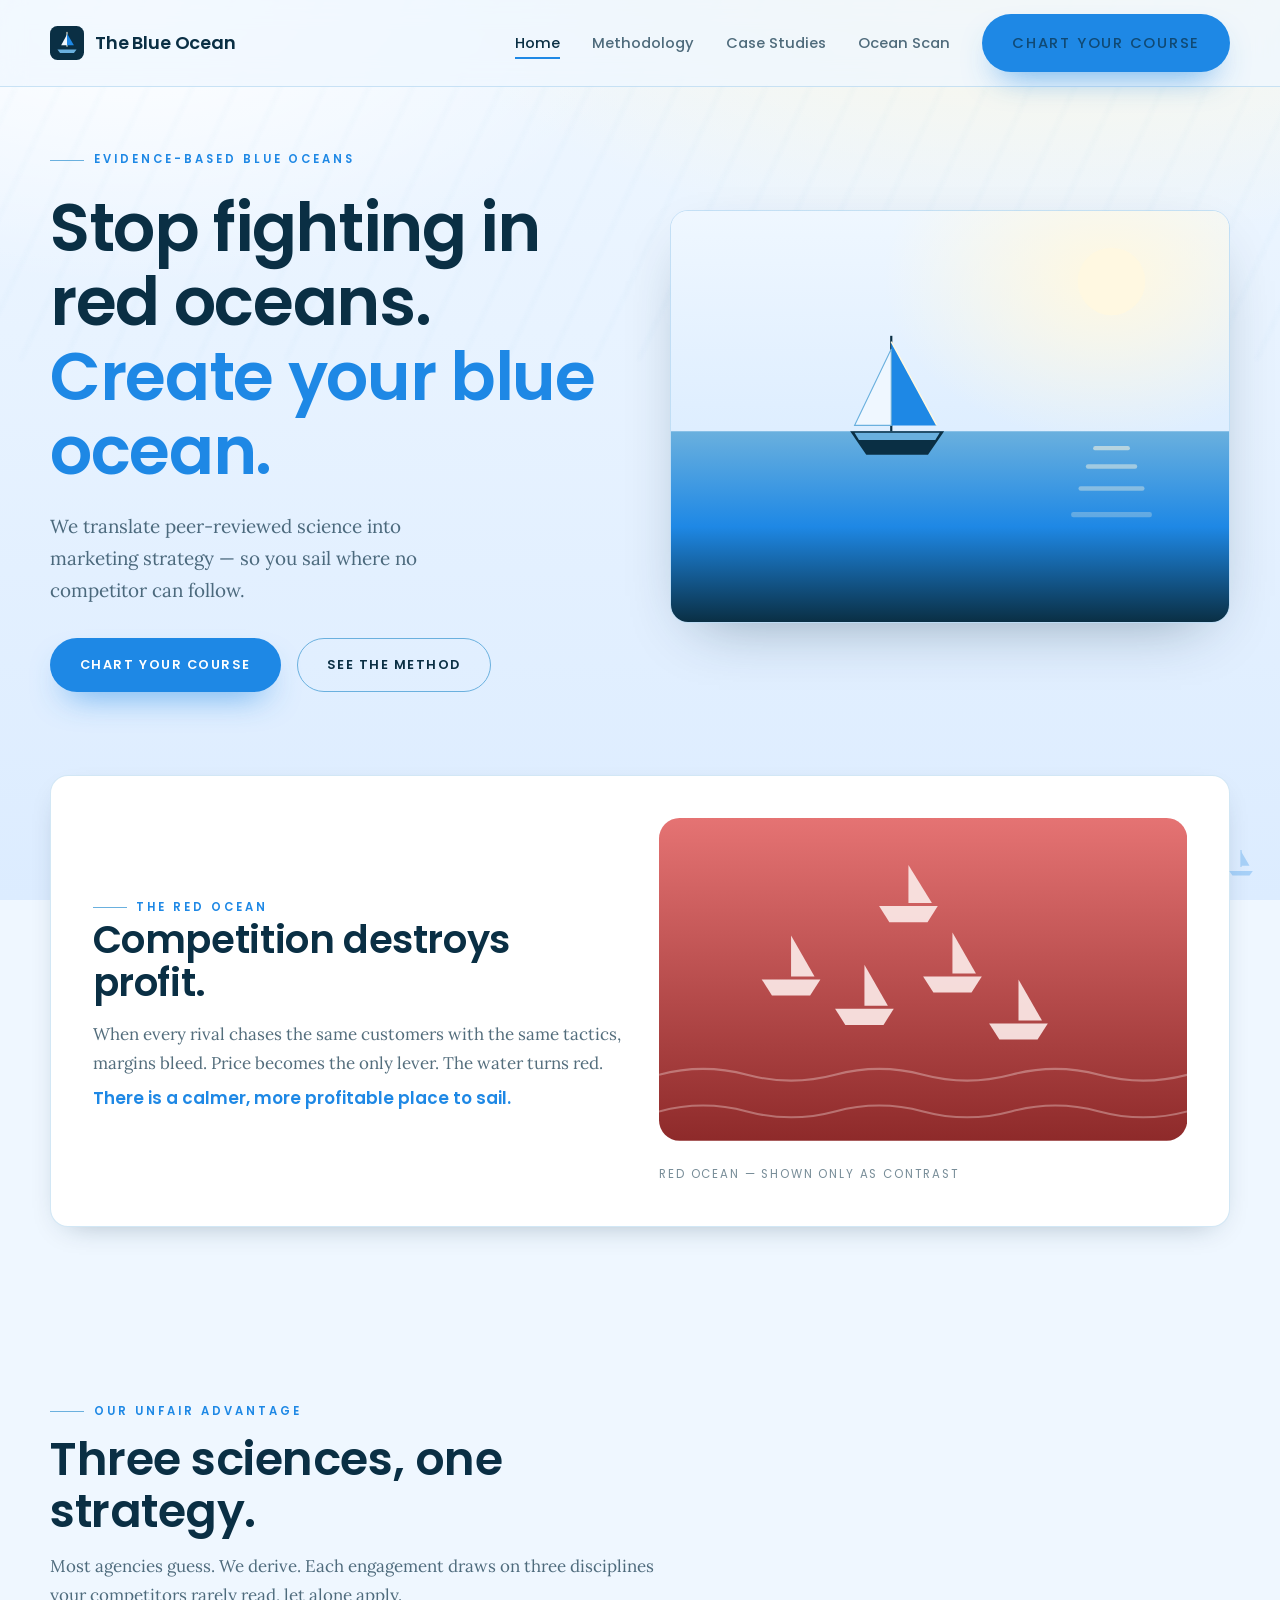
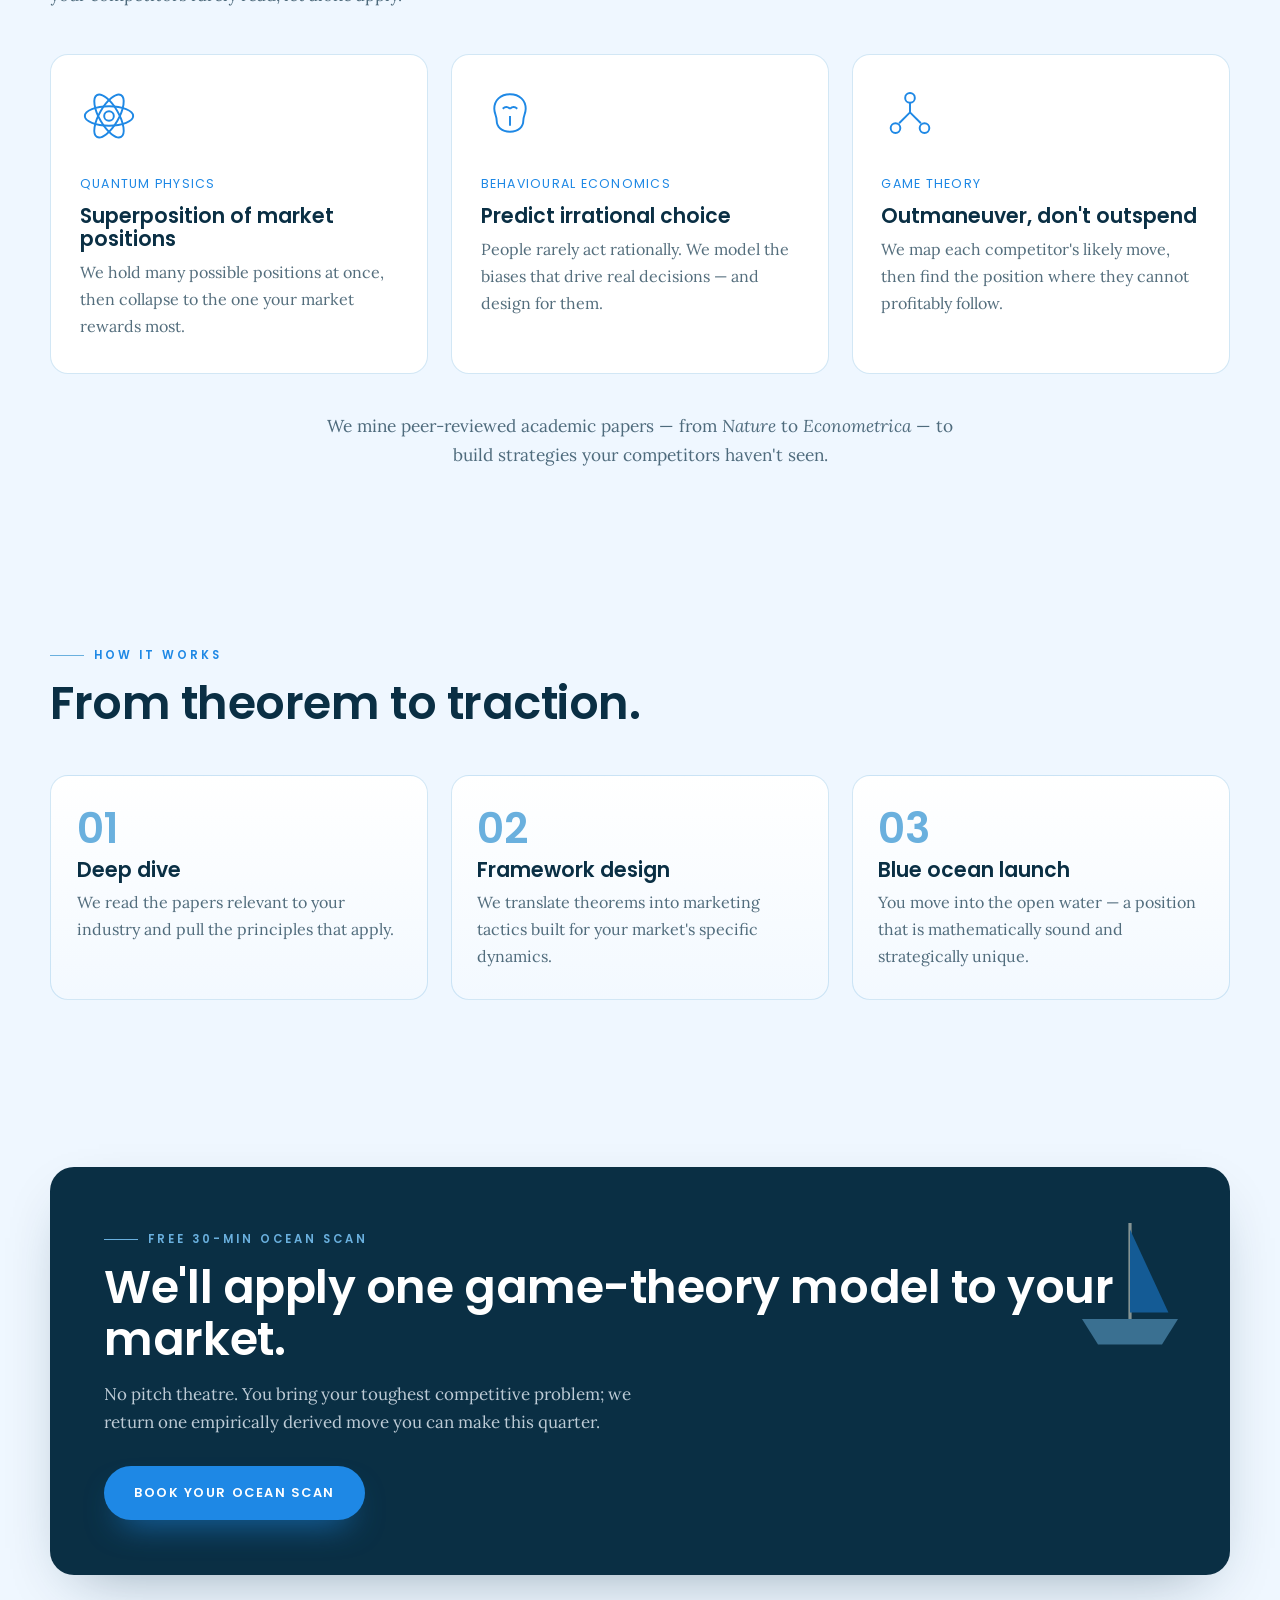
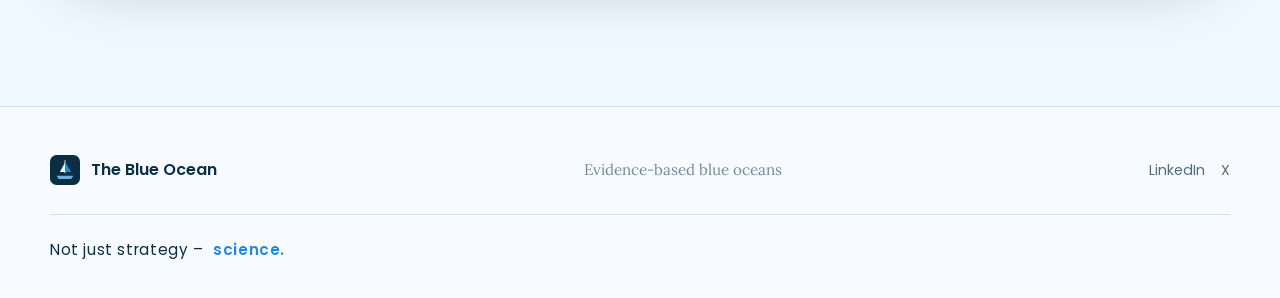
<file: index.html>
<!DOCTYPE html>
<html lang="en">
<head>
<meta charset="UTF-8">
<meta name="viewport" content="width=device-width, initial-scale=1.0">
<title>The Blue Ocean — Evidence-based blue oceans</title>
<meta name="description" content="A marketing agency that turns quantum physics, behavioural economics and game theory into strategies that escape competition. Not just strategy — science.">
<link rel="icon" type="image/svg+xml" href="assets/favicon.svg">
<link rel="preconnect" href="https://fonts.googleapis.com">
<link rel="preconnect" href="https://fonts.gstatic.com" crossorigin>
<link href="https://fonts.googleapis.com/css2?family=Poppins:wght@400;500;600;700&family=Lora:ital,wght@0,400;0,500;1,400&display=swap" rel="stylesheet">
<link rel="stylesheet" href="assets/styles.css">
</head>
<body>

<!-- ===== Header ===== -->
<header class="site-header">
  <div class="wrap nav">
    <a class="brand" href="index.html" aria-label="The Blue Ocean home">
      <svg viewBox="0 0 64 64" aria-hidden="true"><rect width="64" height="64" rx="14" fill="#0A2F44"/><path d="M14 44h36l-5 7H19z" fill="#6AB0DE"/><path d="M32 12v26" stroke="#FFF8E1" stroke-width="2" stroke-linecap="round"/><path d="M32 14l13 22H32z" fill="#1E88E5"/><path d="M32 16L21 36h11z" fill="#EFF7FF"/></svg>
      The Blue Ocean
    </a>
    <button class="menu-toggle" aria-label="Toggle menu">
      <svg width="26" height="26" viewBox="0 0 24 24" fill="none" stroke="currentColor" stroke-width="2"><line x1="3" y1="7" x2="21" y2="7"/><line x1="3" y1="12" x2="21" y2="12"/><line x1="3" y1="17" x2="21" y2="17"/></svg>
    </button>
    <ul class="nav-links">
      <li><a href="index.html" aria-current="page">Home</a></li>
      <li><a href="methodology.html">Methodology</a></li>
      <li><a href="case-studies.html">Case Studies</a></li>
      <li><a href="contact.html">Ocean Scan</a></li>
      <li><a class="btn btn-primary nav-cta" href="contact.html">Chart your course</a></li>
    </ul>
  </div>
</header>

<!-- ===== Hero ===== -->
<section class="hero">
  <div class="wrap hero-grid">
    <div class="hero-copy reveal">
      <span class="eyebrow">Evidence-based blue oceans</span>
      <h1>Stop fighting in red oceans. <span class="accent">Create your blue ocean.</span></h1>
      <p class="lead">We translate peer-reviewed science into marketing strategy — so you sail where no competitor can follow.</p>
      <div class="hero-actions">
        <a class="btn btn-primary" href="contact.html">Chart your course</a>
        <a class="btn btn-ghost" href="methodology.html">See the method</a>
      </div>
    </div>

    <!-- Single boat, open ocean, no land, no other boats, no birds -->
    <div class="hero-art reveal" aria-label="A single boat sailing across open ocean">
      <svg viewBox="0 0 760 560" xmlns="http://www.w3.org/2000/svg" role="img">
        <defs>
          <linearGradient id="sky" x1="0" y1="0" x2="0" y2="1">
            <stop offset="0" stop-color="#EFF7FF"/>
            <stop offset="1" stop-color="#CFE6FF"/>
          </linearGradient>
          <radialGradient id="sun" cx="78%" cy="16%" r="40%">
            <stop offset="0" stop-color="#FFF8E1"/>
            <stop offset="1" stop-color="#FFF8E1" stop-opacity="0"/>
          </radialGradient>
          <linearGradient id="sea" x1="0" y1="0" x2="0" y2="1">
            <stop offset="0" stop-color="#6AB0DE"/>
            <stop offset="0.5" stop-color="#1E88E5"/>
            <stop offset="1" stop-color="#0A2F44"/>
          </linearGradient>
        </defs>

        <rect width="760" height="560" fill="url(#sky)"/>
        <rect width="760" height="560" fill="url(#sun)"/>
        <circle cx="600" cy="96" r="46" fill="#FFF8E1"/>

        <!-- sea -->
        <rect y="300" width="760" height="260" fill="url(#sea)"/>

        <!-- sun reflection streak on water -->
        <g opacity="0.55">
          <rect x="575" y="320" width="50" height="6" rx="3" fill="#FFF8E1"/>
          <rect x="565" y="345" width="70" height="6" rx="3" fill="#FFF8E1" opacity="0.85"/>
          <rect x="555" y="375" width="90" height="6" rx="3" fill="#FFF8E1" opacity="0.7"/>
          <rect x="545" y="410" width="110" height="7" rx="3" fill="#FFF8E1" opacity="0.5"/>
        </g>

        <!-- wave lines -->
        <g stroke="#EFF7FF" stroke-width="2" fill="none" opacity="0.45" stroke-linecap="round">
          <path class="wave-layer" d="M0 360 q40 -12 80 0 t80 0 t80 0 t80 0 t80 0 t80 0 t80 0 t80 0 t80 0"/>
          <path class="wave-layer slow" d="M0 430 q50 -14 100 0 t100 0 t100 0 t100 0 t100 0 t100 0 t100 0 t100 0" opacity="0.6"/>
          <path class="wave-layer" d="M0 500 q40 -10 80 0 t80 0 t80 0 t80 0 t80 0 t80 0 t80 0 t80 0 t80 0" opacity="0.4"/>
        </g>

        <!-- the single boat -->
        <g class="boat">
          <!-- mast -->
          <line x1="300" y1="170" x2="300" y2="300" stroke="#0A2F44" stroke-width="3"/>
          <!-- mainsail -->
          <path d="M300 178 L362 292 L300 292 Z" fill="#1E88E5"/>
          <!-- jib -->
          <path d="M300 188 L250 292 L300 292 Z" fill="#EFF7FF" stroke="#6AB0DE" stroke-width="1.5"/>
          <!-- sun-touched edge -->
          <path d="M300 178 L362 292" stroke="#FFF8E1" stroke-width="2" fill="none"/>
          <!-- hull -->
          <path d="M244 300 H372 L350 332 H266 Z" fill="#0A2F44"/>
          <path d="M250 302 H366 L360 312 H256 Z" fill="#6AB0DE"/>
        </g>
      </svg>
    </div>
  </div>
</section>

<!-- ===== Problem — the red ocean (isolated contrast diagram) ===== -->
<section class="block problem">
  <div class="wrap">
    <div class="problem-card reveal">
      <div>
        <span class="eyebrow">The red ocean</span>
        <h2>Competition destroys profit.</h2>
        <p style="color:var(--deep-70); margin:1rem 0 .4rem;">When every rival chases the same customers with the same tactics, margins bleed. Price becomes the only lever. The water turns red.</p>
        <p class="stat">There is a calmer, more profitable place to sail.</p>
      </div>
      <!-- The ONLY place red appears — clearly an isolated contrast diagram -->
      <div>
        <svg viewBox="0 0 360 220" xmlns="http://www.w3.org/2000/svg" role="img" aria-label="Many boats colliding in a crowded red market">
          <defs>
            <linearGradient id="red" x1="0" y1="0" x2="0" y2="1">
              <stop offset="0" stop-color="#E57373"/>
              <stop offset="1" stop-color="#8E2A2A"/>
            </linearGradient>
          </defs>
          <rect width="360" height="220" rx="14" fill="url(#red)"/>
          <g fill="#FBE9E7" opacity="0.92">
            <g class="collide"><path d="M70 110 h40 l-7 11 h-26z"/><path d="M90 80 l16 28 h-16z"/></g>
            <g class="collide" style="animation-delay:.4s"><path d="M120 130 h40 l-7 11 h-26z"/><path d="M140 100 l16 28 h-16z"/></g>
            <g class="collide" style="animation-delay:.9s"><path d="M180 108 h40 l-7 11 h-26z"/><path d="M200 78 l16 28 h-16z"/></g>
            <g class="collide" style="animation-delay:.2s"><path d="M150 60 h40 l-7 11 h-26z"/><path d="M170 32 l16 26 h-16z"/></g>
            <g class="collide" style="animation-delay:.7s"><path d="M225 140 h40 l-7 11 h-26z"/><path d="M245 110 l16 28 h-16z"/></g>
          </g>
          <g stroke="#FBE9E7" stroke-width="1.4" opacity="0.35" fill="none">
            <path d="M0 175 q30 -8 60 0 t60 0 t60 0 t60 0 t60 0 t60 0"/>
            <path d="M0 200 q30 -8 60 0 t60 0 t60 0 t60 0 t60 0 t60 0"/>
          </g>
        </svg>
        <p class="diagram-note">Red ocean — shown only as contrast</p>
      </div>
    </div>
  </div>
</section>

<!-- ===== Science stack ===== -->
<section class="block">
  <div class="wrap">
    <div class="section-head reveal">
      <span class="eyebrow">Our unfair advantage</span>
      <h2>Three sciences, one strategy.</h2>
      <p>Most agencies guess. We derive. Each engagement draws on three disciplines your competitors rarely read, let alone apply.</p>
    </div>

    <div class="stack-grid">
      <article class="stack-card reveal">
        <svg class="stack-icon" viewBox="0 0 48 48" fill="none" stroke="currentColor" stroke-width="1.6" aria-hidden="true">
          <circle cx="24" cy="24" r="4"/>
          <ellipse cx="24" cy="24" rx="20" ry="8"/>
          <ellipse cx="24" cy="24" rx="20" ry="8" transform="rotate(60 24 24)"/>
          <ellipse cx="24" cy="24" rx="20" ry="8" transform="rotate(120 24 24)"/>
        </svg>
        <span class="tag">Quantum physics</span>
        <h3>Superposition of market positions</h3>
        <p>We hold many possible positions at once, then collapse to the one your market rewards most.</p>
      </article>

      <article class="stack-card reveal">
        <svg class="stack-icon" viewBox="0 0 48 48" fill="none" stroke="currentColor" stroke-width="1.6" aria-hidden="true">
          <path d="M24 6c-8 0-13 5-13 12 0 4 2 6 2 10 0 5 4 9 11 9s11-4 11-9c0-4 2-6 2-10 0-7-5-12-13-12z"/>
          <path d="M18 18c2-2 4-2 6 0M30 18c-2-2-4-2-6 0M24 24v8"/>
        </svg>
        <span class="tag">Behavioural economics</span>
        <h3>Predict irrational choice</h3>
        <p>People rarely act rationally. We model the biases that drive real decisions — and design for them.</p>
      </article>

      <article class="stack-card reveal">
        <svg class="stack-icon" viewBox="0 0 48 48" fill="none" stroke="currentColor" stroke-width="1.6" aria-hidden="true">
          <circle cx="24" cy="9" r="4"/>
          <circle cx="12" cy="34" r="4"/>
          <circle cx="36" cy="34" r="4"/>
          <path d="M24 13v8m0 0l-9 9m9-9l9 9"/>
        </svg>
        <span class="tag">Game theory</span>
        <h3>Outmaneuver, don't outspend</h3>
        <p>We map each competitor's likely move, then find the position where they cannot profitably follow.</p>
      </article>
    </div>

    <p class="papers-note reveal">We mine peer-reviewed academic papers — from <em>Nature</em> to <em>Econometrica</em> — to build strategies your competitors haven't seen.</p>
  </div>
</section>

<!-- ===== How it works ===== -->
<section class="block">
  <div class="wrap">
    <div class="section-head reveal">
      <span class="eyebrow">How it works</span>
      <h2>From theorem to traction.</h2>
    </div>
    <div class="steps">
      <div class="step reveal">
        <h3>Deep dive</h3>
        <p>We read the papers relevant to your industry and pull the principles that apply.</p>
      </div>
      <div class="step reveal">
        <h3>Framework design</h3>
        <p>We translate theorems into marketing tactics built for your market's specific dynamics.</p>
      </div>
      <div class="step reveal">
        <h3>Blue ocean launch</h3>
        <p>You move into the open water — a position that is mathematically sound and strategically unique.</p>
      </div>
    </div>
  </div>
</section>

<!-- ===== Lead magnet / CTA ===== -->
<section class="block">
  <div class="wrap">
    <div class="cta-band reveal">
      <svg class="reflection" viewBox="0 0 200 200" fill="none" aria-hidden="true">
        <path class="boat" d="M70 120 h60 l-10 16 h-40z" fill="#6AB0DE"/>
        <path d="M100 60 v60" stroke="#FFF8E1" stroke-width="2"/>
        <path d="M100 64 l24 52 h-24z" fill="#1E88E5"/>
      </svg>
      <span class="eyebrow scan-tag">Free 30-min Ocean Scan</span>
      <h2 style="margin:.8rem 0 .9rem;">We'll apply one game-theory model to your market.</h2>
      <p>No pitch theatre. You bring your toughest competitive problem; we return one empirically derived move you can make this quarter.</p>
      <div style="margin-top:1.8rem;">
        <a class="btn btn-primary" href="contact.html">Book your Ocean Scan</a>
      </div>
    </div>
  </div>
</section>

<!-- ===== Footer ===== -->
<footer class="site-footer">
  <div class="wrap">
    <div class="footer-grid">
      <div class="footer-brand">
        <svg viewBox="0 0 64 64" aria-hidden="true"><rect width="64" height="64" rx="14" fill="#0A2F44"/><path d="M14 44h36l-5 7H19z" fill="#6AB0DE"/><path d="M32 12v26" stroke="#FFF8E1" stroke-width="2" stroke-linecap="round"/><path d="M32 14l13 22H32z" fill="#1E88E5"/><path d="M32 16L21 36h11z" fill="#EFF7FF"/></svg>
        The Blue Ocean
      </div>
      <span class="footer-tag">Evidence-based blue oceans</span>
      <ul class="footer-social">
        <li><a href="#" rel="noopener">LinkedIn</a></li>
        <li><a href="#" rel="noopener">X</a></li>
      </ul>
    </div>
    <div class="footer-line">Not just strategy &ndash; <strong>science.</strong></div>
  </div>
</footer>

<!-- boat watermark — present on every page -->
<svg class="boat-watermark" viewBox="0 0 64 64" aria-hidden="true"><path d="M14 44h36l-5 7H19z" fill="currentColor"/><path d="M32 12v26" stroke="currentColor" stroke-width="2"/><path d="M32 14l13 22H32z" fill="currentColor"/></svg>

<script src="assets/script.js"></script>
</body>
</html>
</file>
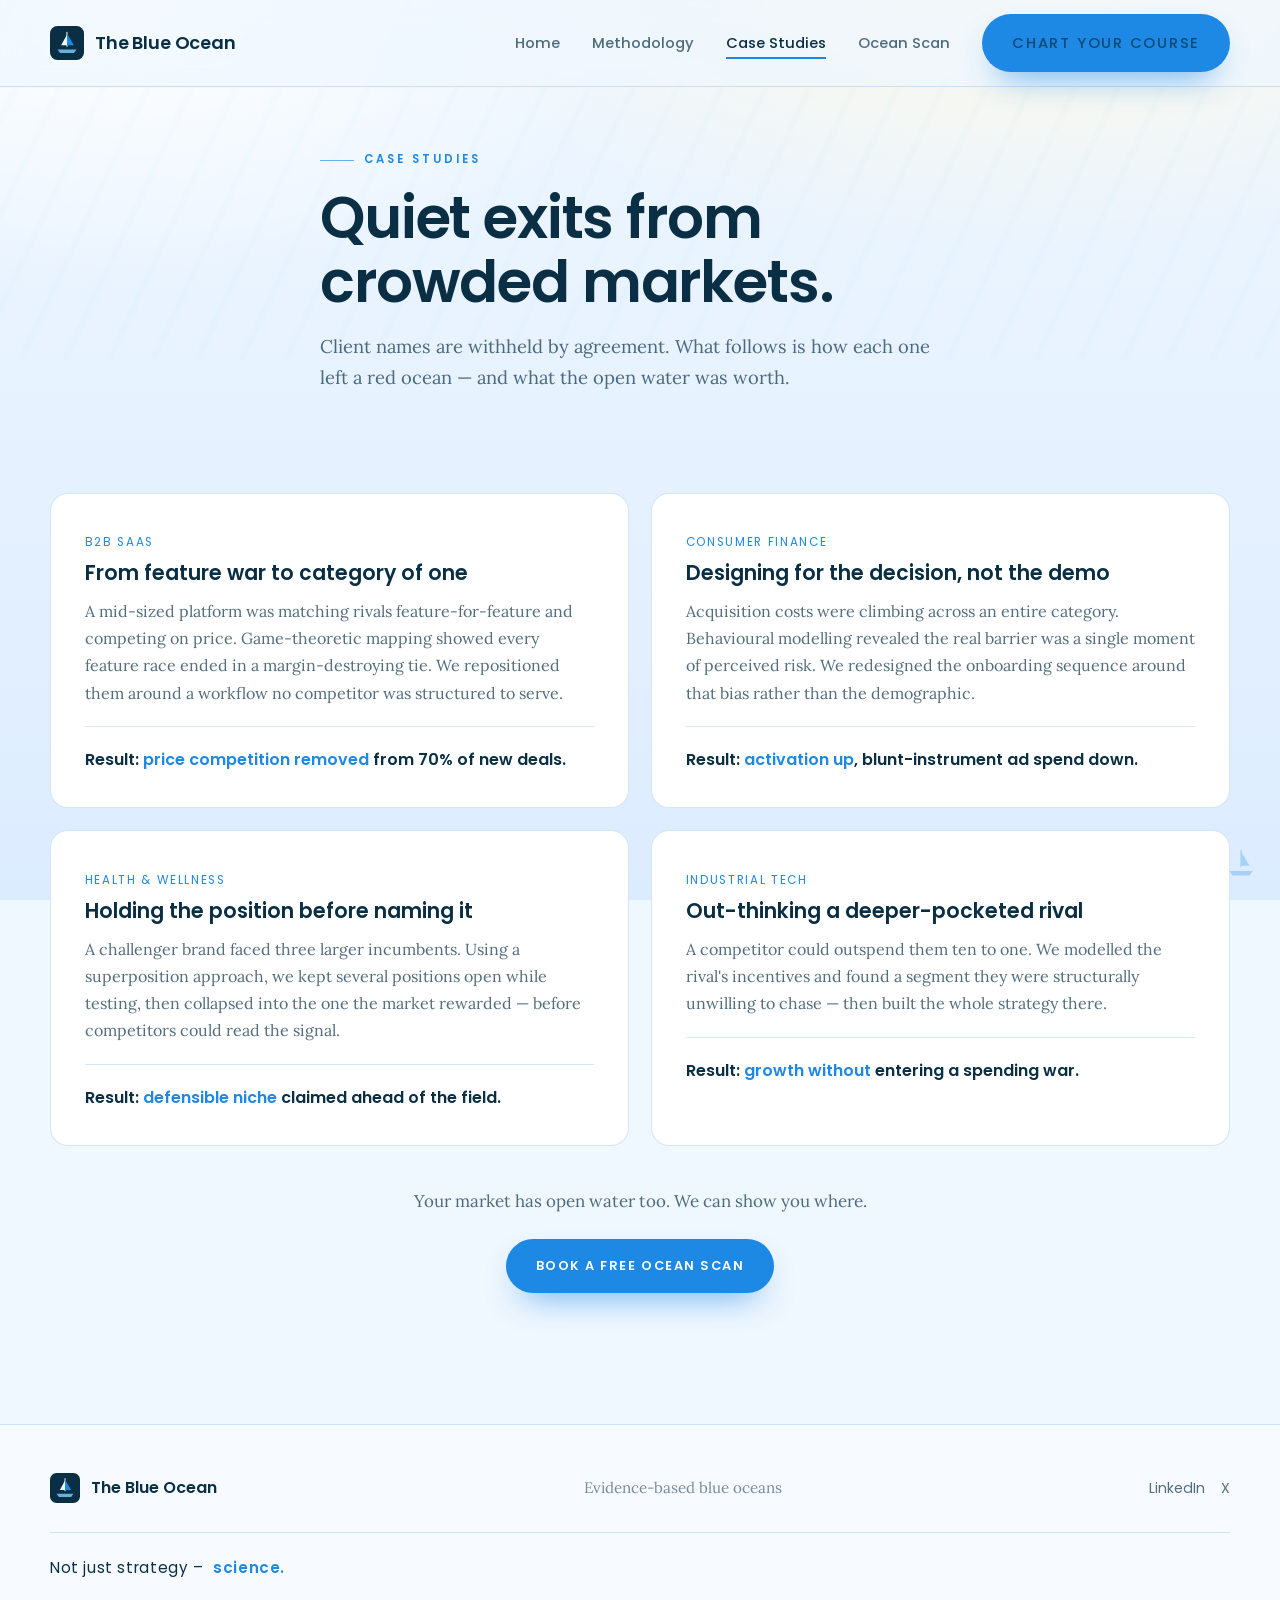
<file: case-studies.html>
<!DOCTYPE html>
<html lang="en">
<head>
<meta charset="UTF-8">
<meta name="viewport" content="width=device-width, initial-scale=1.0">
<title>Case Studies — The Blue Ocean</title>
<meta name="description" content="Anonymised stories of companies that escaped competition and sailed into open water.">
<link rel="icon" type="image/svg+xml" href="assets/favicon.svg">
<link rel="preconnect" href="https://fonts.googleapis.com">
<link rel="preconnect" href="https://fonts.gstatic.com" crossorigin>
<link href="https://fonts.googleapis.com/css2?family=Poppins:wght@400;500;600;700&family=Lora:ital,wght@0,400;0,500;1,400&display=swap" rel="stylesheet">
<link rel="stylesheet" href="assets/styles.css">
</head>
<body>

<header class="site-header">
  <div class="wrap nav">
    <a class="brand" href="index.html" aria-label="The Blue Ocean home">
      <svg viewBox="0 0 64 64" aria-hidden="true"><rect width="64" height="64" rx="14" fill="#0A2F44"/><path d="M14 44h36l-5 7H19z" fill="#6AB0DE"/><path d="M32 12v26" stroke="#FFF8E1" stroke-width="2" stroke-linecap="round"/><path d="M32 14l13 22H32z" fill="#1E88E5"/><path d="M32 16L21 36h11z" fill="#EFF7FF"/></svg>
      The Blue Ocean
    </a>
    <button class="menu-toggle" aria-label="Toggle menu">
      <svg width="26" height="26" viewBox="0 0 24 24" fill="none" stroke="currentColor" stroke-width="2"><line x1="3" y1="7" x2="21" y2="7"/><line x1="3" y1="12" x2="21" y2="12"/><line x1="3" y1="17" x2="21" y2="17"/></svg>
    </button>
    <ul class="nav-links">
      <li><a href="index.html">Home</a></li>
      <li><a href="methodology.html">Methodology</a></li>
      <li><a href="case-studies.html" aria-current="page">Case Studies</a></li>
      <li><a href="contact.html">Ocean Scan</a></li>
      <li><a class="btn btn-primary nav-cta" href="contact.html">Chart your course</a></li>
    </ul>
  </div>
</header>

<section class="wrap page-hero reveal">
  <span class="eyebrow">Case studies</span>
  <h1>Quiet exits from crowded markets.</h1>
  <p>Client names are withheld by agreement. What follows is how each one left a red ocean — and what the open water was worth.</p>
</section>

<section class="block">
  <div class="wrap case-grid">
    <article class="case reveal">
      <span class="sector">B2B SaaS</span>
      <h3>From feature war to category of one</h3>
      <p>A mid-sized platform was matching rivals feature-for-feature and competing on price. Game-theoretic mapping showed every feature race ended in a margin-destroying tie. We repositioned them around a workflow no competitor was structured to serve.</p>
      <div class="result">Result: <span>price competition removed</span> from 70% of new deals.</div>
    </article>

    <article class="case reveal">
      <span class="sector">Consumer finance</span>
      <h3>Designing for the decision, not the demo</h3>
      <p>Acquisition costs were climbing across an entire category. Behavioural modelling revealed the real barrier was a single moment of perceived risk. We redesigned the onboarding sequence around that bias rather than the demographic.</p>
      <div class="result">Result: <span>activation up</span>, blunt-instrument ad spend down.</div>
    </article>

    <article class="case reveal">
      <span class="sector">Health &amp; wellness</span>
      <h3>Holding the position before naming it</h3>
      <p>A challenger brand faced three larger incumbents. Using a superposition approach, we kept several positions open while testing, then collapsed into the one the market rewarded — before competitors could read the signal.</p>
      <div class="result">Result: <span>defensible niche</span> claimed ahead of the field.</div>
    </article>

    <article class="case reveal">
      <span class="sector">Industrial tech</span>
      <h3>Out-thinking a deeper-pocketed rival</h3>
      <p>A competitor could outspend them ten to one. We modelled the rival's incentives and found a segment they were structurally unwilling to chase — then built the whole strategy there.</p>
      <div class="result">Result: <span>growth without</span> entering a spending war.</div>
    </article>
  </div>

  <div style="text-align:center; margin-top:2.6rem;" class="reveal">
    <p style="color:var(--deep-70); margin-bottom:1.4rem;">Your market has open water too. We can show you where.</p>
    <a class="btn btn-primary" href="contact.html">Book a free Ocean Scan</a>
  </div>
</section>

<footer class="site-footer">
  <div class="wrap">
    <div class="footer-grid">
      <div class="footer-brand">
        <svg viewBox="0 0 64 64" aria-hidden="true"><rect width="64" height="64" rx="14" fill="#0A2F44"/><path d="M14 44h36l-5 7H19z" fill="#6AB0DE"/><path d="M32 12v26" stroke="#FFF8E1" stroke-width="2" stroke-linecap="round"/><path d="M32 14l13 22H32z" fill="#1E88E5"/><path d="M32 16L21 36h11z" fill="#EFF7FF"/></svg>
        The Blue Ocean
      </div>
      <span class="footer-tag">Evidence-based blue oceans</span>
      <ul class="footer-social">
        <li><a href="#" rel="noopener">LinkedIn</a></li>
        <li><a href="#" rel="noopener">X</a></li>
      </ul>
    </div>
    <div class="footer-line">Not just strategy &ndash; <strong>science.</strong></div>
  </div>
</footer>

<svg class="boat-watermark" viewBox="0 0 64 64" aria-hidden="true"><path d="M14 44h36l-5 7H19z" fill="currentColor"/><path d="M32 12v26" stroke="currentColor" stroke-width="2"/><path d="M32 14l13 22H32z" fill="currentColor"/></svg>

<script src="assets/script.js"></script>
</body>
</html>
</file>
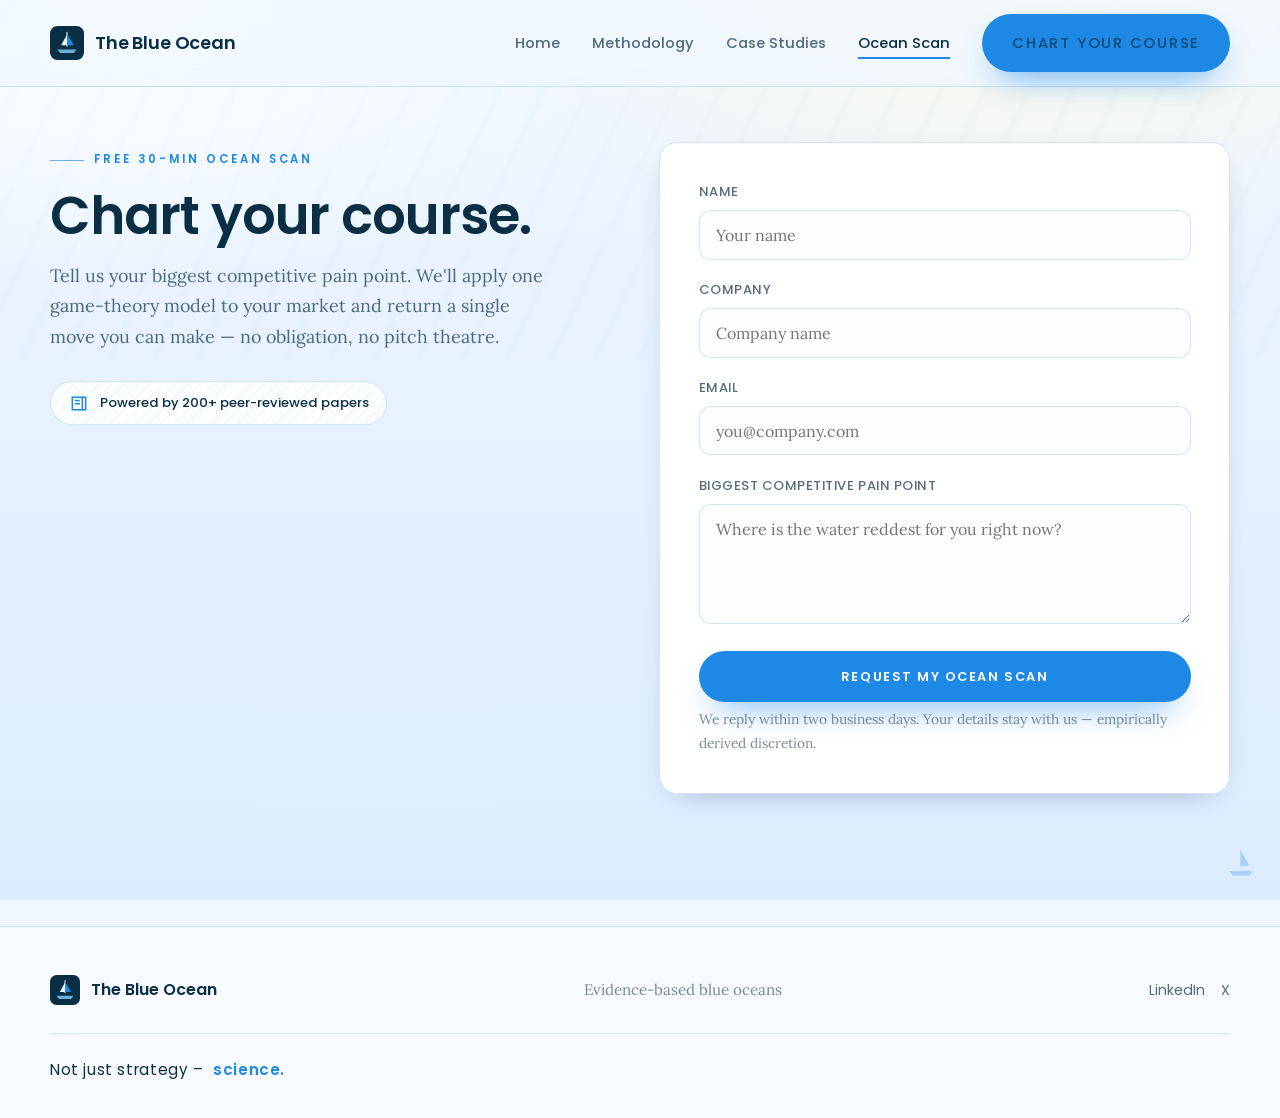
<file: contact.html>
<!DOCTYPE html>
<html lang="en">
<head>
<meta charset="UTF-8">
<meta name="viewport" content="width=device-width, initial-scale=1.0">
<title>Ocean Scan — The Blue Ocean</title>
<meta name="description" content="Book a free 30-minute Ocean Scan. We'll apply one game-theory model to your market.">
<link rel="icon" type="image/svg+xml" href="assets/favicon.svg">
<link rel="preconnect" href="https://fonts.googleapis.com">
<link rel="preconnect" href="https://fonts.gstatic.com" crossorigin>
<link href="https://fonts.googleapis.com/css2?family=Poppins:wght@400;500;600;700&family=Lora:ital,wght@0,400;0,500;1,400&display=swap" rel="stylesheet">
<link rel="stylesheet" href="assets/styles.css">
</head>
<body>

<header class="site-header">
  <div class="wrap nav">
    <a class="brand" href="index.html" aria-label="The Blue Ocean home">
      <svg viewBox="0 0 64 64" aria-hidden="true"><rect width="64" height="64" rx="14" fill="#0A2F44"/><path d="M14 44h36l-5 7H19z" fill="#6AB0DE"/><path d="M32 12v26" stroke="#FFF8E1" stroke-width="2" stroke-linecap="round"/><path d="M32 14l13 22H32z" fill="#1E88E5"/><path d="M32 16L21 36h11z" fill="#EFF7FF"/></svg>
      The Blue Ocean
    </a>
    <button class="menu-toggle" aria-label="Toggle menu">
      <svg width="26" height="26" viewBox="0 0 24 24" fill="none" stroke="currentColor" stroke-width="2"><line x1="3" y1="7" x2="21" y2="7"/><line x1="3" y1="12" x2="21" y2="12"/><line x1="3" y1="17" x2="21" y2="17"/></svg>
    </button>
    <ul class="nav-links">
      <li><a href="index.html">Home</a></li>
      <li><a href="methodology.html">Methodology</a></li>
      <li><a href="case-studies.html">Case Studies</a></li>
      <li><a href="contact.html" aria-current="page">Ocean Scan</a></li>
      <li><a class="btn btn-primary nav-cta" href="contact.html">Chart your course</a></li>
    </ul>
  </div>
</header>

<section class="block" style="padding-top:3.4rem;">
  <div class="wrap" style="display:grid; gap:2.4rem; align-items:start;">
    <div style="display:grid; gap:2.4rem;" class="contact-grid">
      <div class="reveal">
        <span class="eyebrow">Free 30-min Ocean Scan</span>
        <h1 style="font-size:clamp(2.1rem,4.4vw,3.3rem); margin:1rem 0;">Chart your course.</h1>
        <p style="color:var(--deep-70); font-size:1.12rem; max-width:46ch;">Tell us your biggest competitive pain point. We'll apply one game-theory model to your market and return a single move you can make — no obligation, no pitch theatre.</p>
        <div style="margin-top:1.8rem;">
          <span class="badge">
            <svg viewBox="0 0 24 24" fill="none" stroke="currentColor" stroke-width="1.8" aria-hidden="true"><path d="M4 5h12v15H4z"/><path d="M16 5h4v15h-4"/><path d="M7 9h6M7 13h6"/></svg>
            Powered by 200+ peer-reviewed papers
          </span>
        </div>
      </div>

      <div class="form-card reveal">
        <form id="ocean-scan-form" novalidate>
          <div class="field">
            <label for="name">Name</label>
            <input id="name" name="name" type="text" autocomplete="name" required placeholder="Your name">
          </div>
          <div class="field">
            <label for="company">Company</label>
            <input id="company" name="company" type="text" autocomplete="organization" required placeholder="Company name">
          </div>
          <div class="field">
            <label for="email">Email</label>
            <input id="email" name="email" type="email" autocomplete="email" required placeholder="you@company.com">
          </div>
          <div class="field">
            <label for="pain">Biggest competitive pain point</label>
            <textarea id="pain" name="pain" required placeholder="Where is the water reddest for you right now?"></textarea>
          </div>
          <button class="btn btn-primary" type="submit" style="width:100%; justify-content:center;">Request my Ocean Scan</button>
          <p class="form-note">We reply within two business days. Your details stay with us — empirically derived discretion.</p>
          <div class="form-success" id="form-success" role="status">
            Thank you — your request is in. We'll be in touch within two business days to schedule your Ocean Scan.
          </div>
        </form>
      </div>
    </div>
  </div>
</section>

<footer class="site-footer">
  <div class="wrap">
    <div class="footer-grid">
      <div class="footer-brand">
        <svg viewBox="0 0 64 64" aria-hidden="true"><rect width="64" height="64" rx="14" fill="#0A2F44"/><path d="M14 44h36l-5 7H19z" fill="#6AB0DE"/><path d="M32 12v26" stroke="#FFF8E1" stroke-width="2" stroke-linecap="round"/><path d="M32 14l13 22H32z" fill="#1E88E5"/><path d="M32 16L21 36h11z" fill="#EFF7FF"/></svg>
        The Blue Ocean
      </div>
      <span class="footer-tag">Evidence-based blue oceans</span>
      <ul class="footer-social">
        <li><a href="#" rel="noopener">LinkedIn</a></li>
        <li><a href="#" rel="noopener">X</a></li>
      </ul>
    </div>
    <div class="footer-line">Not just strategy &ndash; <strong>science.</strong></div>
  </div>
</footer>

<svg class="boat-watermark" viewBox="0 0 64 64" aria-hidden="true"><path d="M14 44h36l-5 7H19z" fill="currentColor"/><path d="M32 12v26" stroke="currentColor" stroke-width="2"/><path d="M32 14l13 22H32z" fill="currentColor"/></svg>

<style>
  @media(min-width:900px){ .contact-grid{ grid-template-columns:1fr 1fr; gap:3rem; align-items:start; } }
</style>
<script src="assets/script.js"></script>
</body>
</html>
</file>
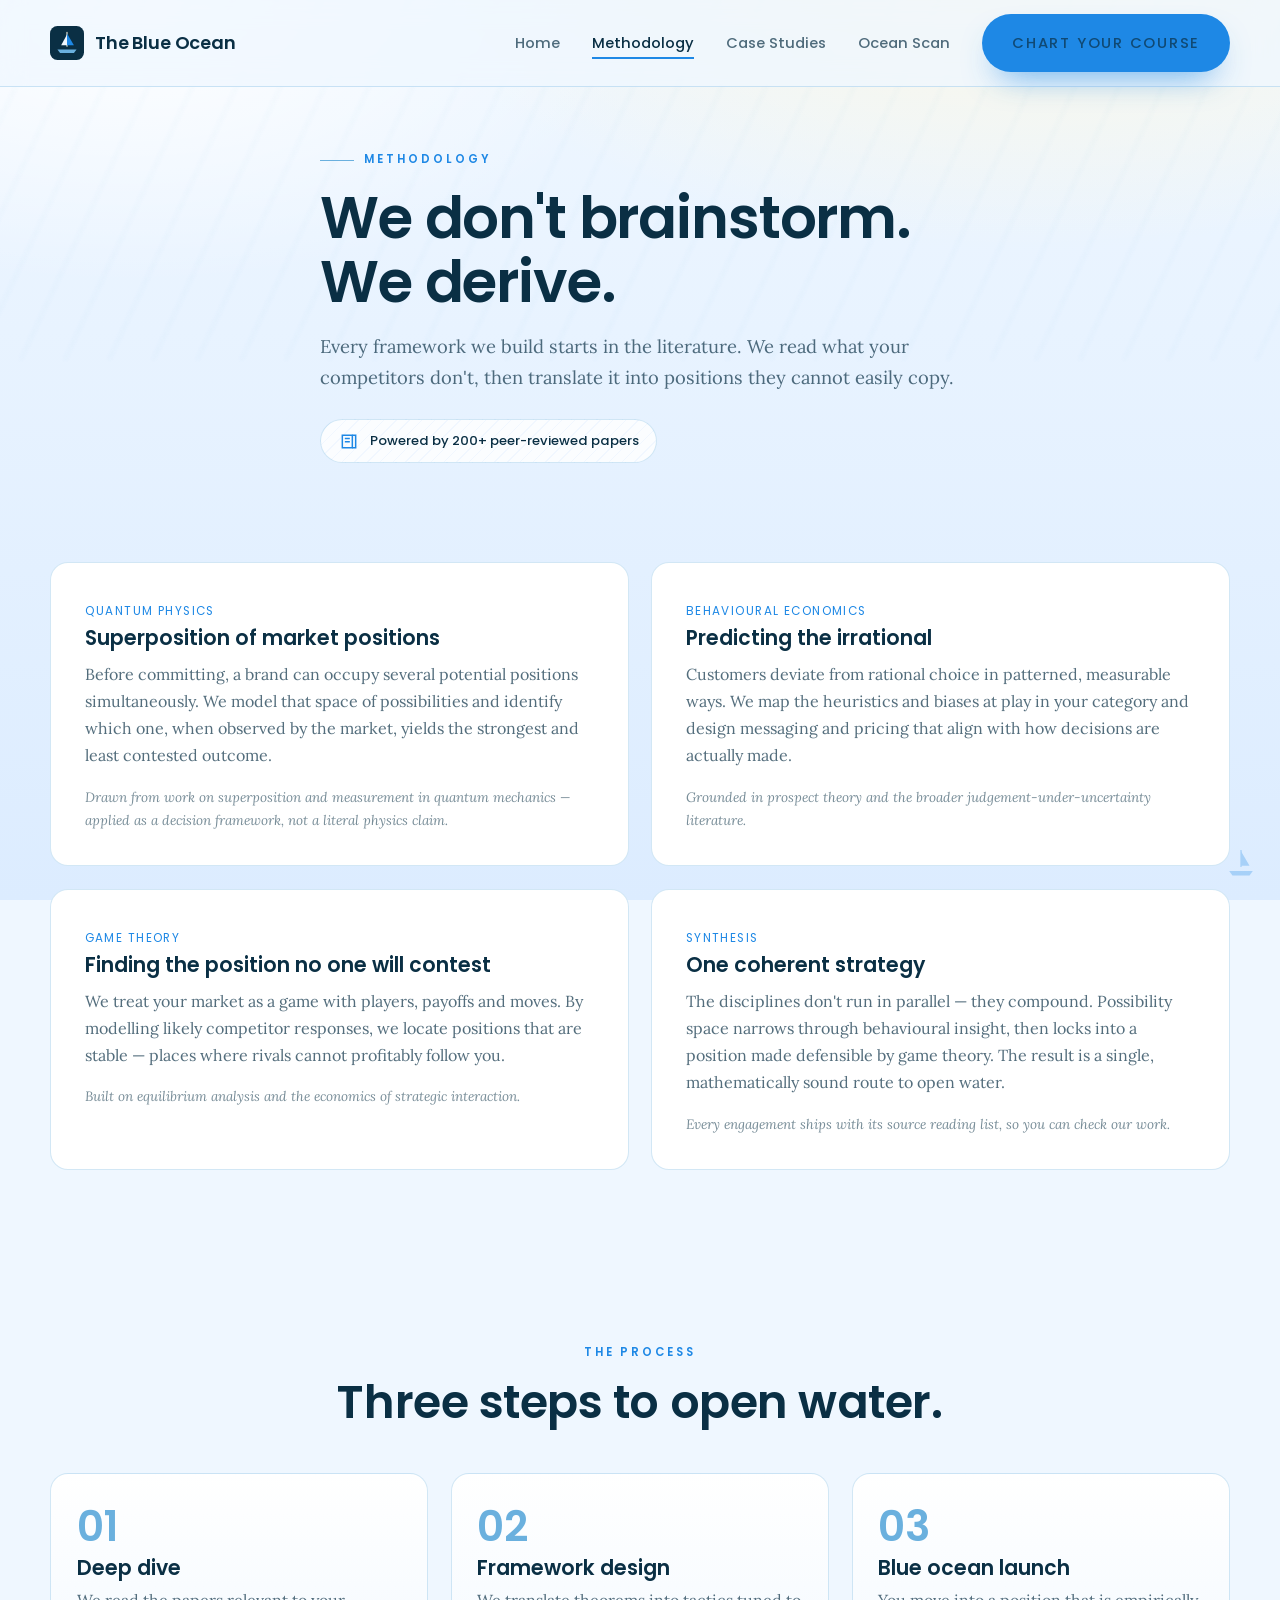
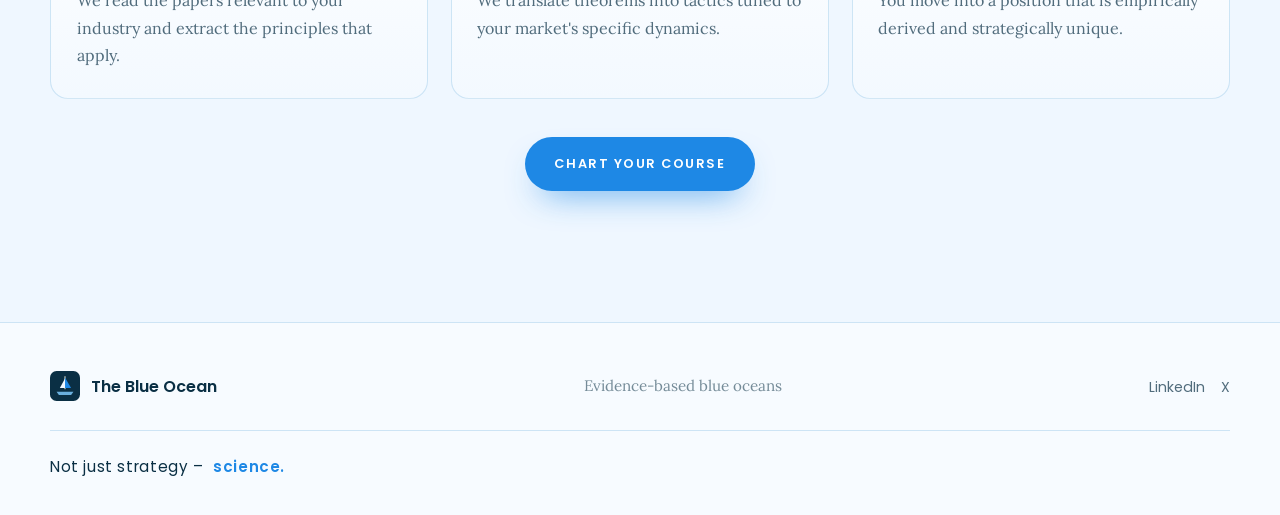
<file: methodology.html>
<!DOCTYPE html>
<html lang="en">
<head>
<meta charset="UTF-8">
<meta name="viewport" content="width=device-width, initial-scale=1.0">
<title>Methodology — The Blue Ocean</title>
<meta name="description" content="How we turn quantum physics, behavioural economics and game theory into marketing strategy — grounded in peer-reviewed research.">
<link rel="icon" type="image/svg+xml" href="assets/favicon.svg">
<link rel="preconnect" href="https://fonts.googleapis.com">
<link rel="preconnect" href="https://fonts.gstatic.com" crossorigin>
<link href="https://fonts.googleapis.com/css2?family=Poppins:wght@400;500;600;700&family=Lora:ital,wght@0,400;0,500;1,400&display=swap" rel="stylesheet">
<link rel="stylesheet" href="assets/styles.css">
</head>
<body>

<header class="site-header">
  <div class="wrap nav">
    <a class="brand" href="index.html" aria-label="The Blue Ocean home">
      <svg viewBox="0 0 64 64" aria-hidden="true"><rect width="64" height="64" rx="14" fill="#0A2F44"/><path d="M14 44h36l-5 7H19z" fill="#6AB0DE"/><path d="M32 12v26" stroke="#FFF8E1" stroke-width="2" stroke-linecap="round"/><path d="M32 14l13 22H32z" fill="#1E88E5"/><path d="M32 16L21 36h11z" fill="#EFF7FF"/></svg>
      The Blue Ocean
    </a>
    <button class="menu-toggle" aria-label="Toggle menu">
      <svg width="26" height="26" viewBox="0 0 24 24" fill="none" stroke="currentColor" stroke-width="2"><line x1="3" y1="7" x2="21" y2="7"/><line x1="3" y1="12" x2="21" y2="12"/><line x1="3" y1="17" x2="21" y2="17"/></svg>
    </button>
    <ul class="nav-links">
      <li><a href="index.html">Home</a></li>
      <li><a href="methodology.html" aria-current="page">Methodology</a></li>
      <li><a href="case-studies.html">Case Studies</a></li>
      <li><a href="contact.html">Ocean Scan</a></li>
      <li><a class="btn btn-primary nav-cta" href="contact.html">Chart your course</a></li>
    </ul>
  </div>
</header>

<section class="wrap page-hero reveal">
  <span class="eyebrow">Methodology</span>
  <h1>We don't brainstorm. We derive.</h1>
  <p>Every framework we build starts in the literature. We read what your competitors don't, then translate it into positions they cannot easily copy.</p>
  <div style="margin-top:1.6rem;">
    <span class="badge">
      <svg viewBox="0 0 24 24" fill="none" stroke="currentColor" stroke-width="1.8" aria-hidden="true"><path d="M4 5h12v15H4z"/><path d="M16 5h4v15h-4"/><path d="M7 9h6M7 13h6"/></svg>
      Powered by 200+ peer-reviewed papers
    </span>
  </div>
</section>

<section class="block">
  <div class="wrap prose-grid">
    <article class="discipline reveal">
      <span class="tag">Quantum physics</span>
      <h3>Superposition of market positions</h3>
      <p>Before committing, a brand can occupy several potential positions simultaneously. We model that space of possibilities and identify which one, when observed by the market, yields the strongest and least contested outcome.</p>
      <p class="cite">Drawn from work on superposition and measurement in quantum mechanics — applied as a decision framework, not a literal physics claim.</p>
    </article>

    <article class="discipline reveal">
      <span class="tag">Behavioural economics</span>
      <h3>Predicting the irrational</h3>
      <p>Customers deviate from rational choice in patterned, measurable ways. We map the heuristics and biases at play in your category and design messaging and pricing that align with how decisions are actually made.</p>
      <p class="cite">Grounded in prospect theory and the broader judgement-under-uncertainty literature.</p>
    </article>

    <article class="discipline reveal">
      <span class="tag">Game theory</span>
      <h3>Finding the position no one will contest</h3>
      <p>We treat your market as a game with players, payoffs and moves. By modelling likely competitor responses, we locate positions that are stable — places where rivals cannot profitably follow you.</p>
      <p class="cite">Built on equilibrium analysis and the economics of strategic interaction.</p>
    </article>

    <article class="discipline reveal">
      <span class="tag">Synthesis</span>
      <h3>One coherent strategy</h3>
      <p>The disciplines don't run in parallel — they compound. Possibility space narrows through behavioural insight, then locks into a position made defensible by game theory. The result is a single, mathematically sound route to open water.</p>
      <p class="cite">Every engagement ships with its source reading list, so you can check our work.</p>
    </article>
  </div>
</section>

<section class="block">
  <div class="wrap">
    <div class="section-head centered reveal">
      <span class="eyebrow">The process</span>
      <h2>Three steps to open water.</h2>
    </div>
    <div class="steps">
      <div class="step reveal"><h3>Deep dive</h3><p>We read the papers relevant to your industry and extract the principles that apply.</p></div>
      <div class="step reveal"><h3>Framework design</h3><p>We translate theorems into tactics tuned to your market's specific dynamics.</p></div>
      <div class="step reveal"><h3>Blue ocean launch</h3><p>You move into a position that is empirically derived and strategically unique.</p></div>
    </div>
    <div style="text-align:center; margin-top:2.4rem;" class="reveal">
      <a class="btn btn-primary" href="contact.html">Chart your course</a>
    </div>
  </div>
</section>

<footer class="site-footer">
  <div class="wrap">
    <div class="footer-grid">
      <div class="footer-brand">
        <svg viewBox="0 0 64 64" aria-hidden="true"><rect width="64" height="64" rx="14" fill="#0A2F44"/><path d="M14 44h36l-5 7H19z" fill="#6AB0DE"/><path d="M32 12v26" stroke="#FFF8E1" stroke-width="2" stroke-linecap="round"/><path d="M32 14l13 22H32z" fill="#1E88E5"/><path d="M32 16L21 36h11z" fill="#EFF7FF"/></svg>
        The Blue Ocean
      </div>
      <span class="footer-tag">Evidence-based blue oceans</span>
      <ul class="footer-social">
        <li><a href="#" rel="noopener">LinkedIn</a></li>
        <li><a href="#" rel="noopener">X</a></li>
      </ul>
    </div>
    <div class="footer-line">Not just strategy &ndash; <strong>science.</strong></div>
  </div>
</footer>

<svg class="boat-watermark" viewBox="0 0 64 64" aria-hidden="true"><path d="M14 44h36l-5 7H19z" fill="currentColor"/><path d="M32 12v26" stroke="currentColor" stroke-width="2"/><path d="M32 14l13 22H32z" fill="currentColor"/></svg>

<script src="assets/script.js"></script>
</body>
</html>
</file>
<file: assets/styles.css>
/* =========================================================
   The Blue Ocean — shared stylesheet
   Palette per brief. No red in the main UI (red appears only
   inside the isolated "red ocean" contrast diagram).
   ========================================================= */

:root{
  --sky:        #EFF7FF;  /* primary background — very light sky blue */
  --deep:       #0A2F44;  /* deep ocean — text / contrast            */
  --mid:        #1E88E5;  /* mid ocean — buttons / links             */
  --water:      #6AB0DE;  /* water highlight — borders / hover       */
  --sun:        #FFF8E1;  /* sun reflection — soft warm white        */

  --deep-70:    rgba(10,47,68,.70);
  --deep-55:    rgba(10,47,68,.55);
  --water-15:   rgba(106,176,222,.15);
  --water-30:   rgba(106,176,222,.30);
  --mid-12:     rgba(30,136,229,.12);

  --maxw: 1180px;
  --radius: 18px;
  --shadow: 0 22px 60px -28px rgba(10,47,68,.45);
  --shadow-sm: 0 10px 30px -18px rgba(10,47,68,.45);

  --font-head: "Poppins", -apple-system, sans-serif;
  --font-body: "Lora", Georgia, serif;
}

*{ box-sizing:border-box; margin:0; padding:0; }

html{ scroll-behavior:smooth; }

body{
  font-family:var(--font-body);
  color:var(--deep);
  background:var(--sky);
  line-height:1.7;
  -webkit-font-smoothing:antialiased;
  overflow-x:hidden;
}

/* Gentle, ever-present water-ripple gradient on the page background */
body::before{
  content:"";
  position:fixed;
  inset:0;
  z-index:-2;
  background:
    radial-gradient(120% 90% at 80% -10%, var(--sun) 0%, transparent 42%),
    radial-gradient(90% 70% at 10% 0%, #ffffff 0%, transparent 45%),
    linear-gradient(180deg, var(--sky) 0%, #dcecff 100%);
}
body::after{
  content:"";
  position:fixed;
  inset:-40% -10% auto -10%;
  height:80%;
  z-index:-1;
  opacity:.45;
  background:
    repeating-linear-gradient(115deg, transparent 0 38px, var(--water-15) 38px 40px);
  filter:blur(2px);
  animation:drift 34s linear infinite;
}
@keyframes drift{
  from{ transform:translateX(0) translateY(0); }
  to  { transform:translateX(-80px) translateY(40px); }
}

.wrap{ width:min(100% - 44px, var(--maxw)); margin-inline:auto; }

h1,h2,h3,h4{ font-family:var(--font-head); color:var(--deep); line-height:1.12; font-weight:600; }
h1{ font-size:clamp(2.4rem, 5.2vw, 4.4rem); letter-spacing:-.02em; }
h2{ font-size:clamp(1.8rem, 3.6vw, 2.9rem); letter-spacing:-.01em; }
h3{ font-size:1.28rem; }
p{ font-size:1.06rem; }
a{ color:var(--mid); text-decoration:none; }

.eyebrow{
  font-family:var(--font-head);
  text-transform:uppercase;
  letter-spacing:.26em;
  font-size:.72rem;
  font-weight:600;
  color:var(--mid);
  display:inline-flex;
  align-items:center;
  gap:.6rem;
}
.eyebrow::before{
  content:""; width:34px; height:1px; background:var(--water);
}

/* ---------- Buttons ---------- */
.btn{
  font-family:var(--font-head);
  text-transform:uppercase;
  letter-spacing:.12em;
  font-size:.8rem;
  font-weight:600;
  display:inline-flex;
  align-items:center;
  gap:.6rem;
  padding:.95rem 1.8rem;
  border-radius:999px;
  border:1.5px solid transparent;
  cursor:pointer;
  transition:transform .25s ease, box-shadow .25s ease, background .25s ease, color .25s ease;
}
.btn-primary{
  background:var(--mid);
  color:#fff;
  box-shadow:0 16px 34px -16px rgba(30,136,229,.85);
}
.btn-primary:hover{ transform:translateY(-3px); box-shadow:0 22px 42px -16px rgba(30,136,229,.9); }
.btn-ghost{
  background:transparent;
  color:var(--deep);
  border-color:var(--water);
}
.btn-ghost:hover{ background:var(--water-15); border-color:var(--mid); transform:translateY(-3px); }

/* ---------- Header / Nav ---------- */
.site-header{
  position:sticky; top:0; z-index:50;
  backdrop-filter:blur(12px);
  background:rgba(239,247,255,.72);
  border-bottom:1px solid var(--water-30);
}
.nav{
  display:flex; align-items:center; justify-content:space-between;
  padding:.9rem 0;
}
.brand{ display:flex; align-items:center; gap:.7rem; font-family:var(--font-head); font-weight:600; color:var(--deep); font-size:1.12rem; letter-spacing:-.01em; }
.brand svg{ width:34px; height:34px; flex:none; }
.nav-links{ display:flex; align-items:center; gap:2rem; list-style:none; }
.nav-links a{ font-family:var(--font-head); font-size:.92rem; color:var(--deep-70); font-weight:500; position:relative; }
.nav-links a:hover, .nav-links a[aria-current="page"]{ color:var(--deep); }
.nav-links a::after{
  content:""; position:absolute; left:0; bottom:-6px; height:2px; width:0; background:var(--mid); transition:width .3s ease;
}
.nav-links a:hover::after, .nav-links a[aria-current="page"]::after{ width:100%; }
.nav-cta{ display:none; }
.menu-toggle{ display:none; background:none; border:none; cursor:pointer; color:var(--deep); }
@media(min-width:860px){ .nav-cta{ display:inline-flex; } }

/* ---------- Hero ---------- */
.hero{ position:relative; padding:3.4rem 0 0; }
.hero-grid{ display:grid; gap:2.4rem; align-items:center; }
@media(min-width:960px){ .hero-grid{ grid-template-columns:1.05fr 1fr; gap:2rem; } }
.hero-copy .eyebrow{ margin-bottom:1.3rem; }
.hero-copy h1{ margin-bottom:1.3rem; }
.hero-copy h1 .accent{ color:var(--mid); }
.hero-copy p.lead{ font-size:1.18rem; color:var(--deep-70); max-width:34ch; margin-bottom:2rem; }
.hero-actions{ display:flex; flex-wrap:wrap; gap:1rem; }
.hero-art{ position:relative; border-radius:var(--radius); overflow:hidden; box-shadow:var(--shadow); border:1px solid var(--water-30); }
.hero-art svg{ display:block; width:100%; height:auto; }

/* the single boat bobs */
.boat{ animation:bob 6s ease-in-out infinite; transform-origin:center; }
@keyframes bob{ 0%,100%{ transform:translateY(0) rotate(0deg);} 50%{ transform:translateY(-6px) rotate(-1.2deg);} }
.wave-layer{ animation:wave 12s ease-in-out infinite; }
.wave-layer.slow{ animation-duration:18s; }
@keyframes wave{ 0%,100%{ transform:translateX(0);} 50%{ transform:translateX(-22px);} }

/* ---------- Generic section ---------- */
section.block{ padding:5.2rem 0; position:relative; }
.section-head{ max-width:62ch; margin-bottom:2.8rem; }
.section-head h2{ margin:.8rem 0 .9rem; }
.section-head p{ color:var(--deep-70); }
.centered{ margin-inline:auto; text-align:center; }
.centered .eyebrow{ justify-content:center; }
.centered .eyebrow::before{ display:none; }

/* ---------- Red ocean contrast (isolated diagram) ---------- */
.problem{ }
.problem-card{
  display:grid; gap:2.4rem; align-items:center;
  background:#fff;
  border:1px solid var(--water-30);
  border-radius:var(--radius);
  box-shadow:var(--shadow-sm);
  padding:2.6rem;
}
@media(min-width:880px){ .problem-card{ grid-template-columns:1fr 1fr; } }
.problem-card h2{ font-size:clamp(1.7rem,3vw,2.4rem); }
.problem-card .stat{ font-family:var(--font-head); color:var(--mid); font-weight:600; }
.diagram-note{ font-family:var(--font-head); font-size:.72rem; letter-spacing:.16em; text-transform:uppercase; color:var(--deep-55); margin-top:1rem; }
.collide{ animation:collide 4.5s ease-in-out infinite; }
@keyframes collide{ 0%,100%{ transform:translateX(0);} 50%{ transform:translateX(6px);} }

/* ---------- Science stack ---------- */
.stack-grid{ display:grid; gap:1.4rem; }
@media(min-width:780px){ .stack-grid{ grid-template-columns:repeat(3,1fr); } }
.stack-card{
  background:#fff;
  border:1px solid var(--water-30);
  border-radius:var(--radius);
  padding:2rem 1.8rem;
  transition:transform .3s ease, box-shadow .3s ease, border-color .3s ease;
}
.stack-card:hover{ transform:translateY(-6px); box-shadow:var(--shadow-sm); border-color:var(--mid); }
.stack-icon{ width:58px; height:58px; margin-bottom:1.2rem; color:var(--mid); }
.stack-card h3{ margin-bottom:.5rem; }
.stack-card .tag{ font-family:var(--font-head); font-size:.78rem; letter-spacing:.1em; text-transform:uppercase; color:var(--mid); display:block; margin-bottom:.7rem; }
.stack-card p{ color:var(--deep-70); font-size:1rem; }
.papers-note{
  margin-top:2.4rem; text-align:center; color:var(--deep-70); font-size:1.08rem; max-width:60ch; margin-inline:auto;
}

/* ---------- Process ---------- */
.steps{ display:grid; gap:1.4rem; counter-reset:step; }
@media(min-width:780px){ .steps{ grid-template-columns:repeat(3,1fr); } }
.step{
  position:relative;
  padding:2rem 1.6rem 1.8rem;
  border-radius:var(--radius);
  background:linear-gradient(180deg,#fff, #f3f9ff);
  border:1px solid var(--water-30);
}
.step::before{
  counter-increment:step; content:"0" counter(step);
  font-family:var(--font-head); font-weight:600; font-size:2.6rem;
  color:var(--water); display:block; margin-bottom:.6rem; line-height:1;
}
.step h3{ margin-bottom:.45rem; }
.step p{ color:var(--deep-70); font-size:1rem; }

/* ---------- Lead magnet / CTA band ---------- */
.cta-band{
  position:relative; overflow:hidden;
  background:var(--deep); color:var(--sky);
  border-radius:calc(var(--radius) + 6px);
  padding:3.4rem;
  box-shadow:var(--shadow);
}
.cta-band h2{ color:#fff; }
.cta-band p{ color:rgba(239,247,255,.78); max-width:48ch; }
.cta-band .scan-tag{ color:var(--water); }
.cta-band .btn-primary{ background:var(--mid); }
.cta-band .reflection{
  position:absolute; right:-60px; top:-40px; width:320px; opacity:.5; pointer-events:none;
}

/* ---------- Form ---------- */
.form-card{
  background:#fff;
  border:1px solid var(--water-30);
  border-radius:var(--radius);
  padding:2.4rem;
  box-shadow:var(--shadow-sm);
}
.field{ margin-bottom:1.2rem; }
.field label{ font-family:var(--font-head); font-size:.82rem; font-weight:500; letter-spacing:.04em; text-transform:uppercase; color:var(--deep-70); display:block; margin-bottom:.45rem; }
.field input, .field textarea{
  width:100%; font-family:var(--font-body); font-size:1rem; color:var(--deep);
  padding:.85rem 1rem; border:1.5px solid var(--water-30); border-radius:12px; background:#fbfdff;
  transition:border-color .25s ease, box-shadow .25s ease;
}
.field input:focus, .field textarea:focus{ outline:none; border-color:var(--mid); box-shadow:0 0 0 4px var(--mid-12); }
.field textarea{ resize:vertical; min-height:120px; }
.form-note{ font-size:.86rem; color:var(--deep-55); margin-top:.4rem; }
.form-success{
  display:none; margin-top:1.2rem; padding:1rem 1.2rem; border-radius:12px;
  background:var(--water-15); border:1px solid var(--water); color:var(--deep); font-family:var(--font-head); font-size:.92rem;
}

/* ---------- Methodology / generic page bits ---------- */
.page-hero{ padding:3.4rem 0 1rem; max-width:64ch; }
.page-hero h1{ font-size:clamp(2.2rem,4.6vw,3.6rem); margin:1rem 0; }
.page-hero p{ color:var(--deep-70); font-size:1.15rem; }

.prose-grid{ display:grid; gap:1.4rem; }
@media(min-width:820px){ .prose-grid{ grid-template-columns:repeat(2,1fr); } }
.discipline{
  background:#fff; border:1px solid var(--water-30); border-radius:var(--radius); padding:2.1rem;
}
.discipline h3{ margin:.2rem 0 .7rem; }
.discipline .tag{ font-family:var(--font-head); font-size:.74rem; letter-spacing:.12em; text-transform:uppercase; color:var(--mid); }
.discipline p{ color:var(--deep-70); font-size:1rem; }
.discipline .cite{ margin-top:1rem; font-size:.85rem; color:var(--deep-55); font-style:italic; }

.badge{
  display:inline-flex; align-items:center; gap:.7rem;
  background:repeating-linear-gradient(135deg,#fbfdff 0 8px,#f1f7ff 8px 9px);
  border:1px solid var(--water-30); border-radius:999px;
  padding:.6rem 1.1rem; font-family:var(--font-head); font-size:.82rem; font-weight:500; color:var(--deep);
}
.badge svg{ width:20px; height:20px; color:var(--mid); }

/* ---------- Case studies ---------- */
.case-grid{ display:grid; gap:1.4rem; }
@media(min-width:820px){ .case-grid{ grid-template-columns:repeat(2,1fr); } }
.case{
  background:#fff; border:1px solid var(--water-30); border-radius:var(--radius); padding:2.1rem; transition:transform .3s ease, box-shadow .3s ease;
}
.case:hover{ transform:translateY(-5px); box-shadow:var(--shadow-sm); }
.case .sector{ font-family:var(--font-head); font-size:.74rem; letter-spacing:.14em; text-transform:uppercase; color:var(--mid); }
.case h3{ margin:.5rem 0 .8rem; }
.case p{ color:var(--deep-70); font-size:1rem; }
.case .result{ margin-top:1.2rem; padding-top:1.2rem; border-top:1px solid var(--water-30); font-family:var(--font-head); font-weight:600; color:var(--deep); }
.case .result span{ color:var(--mid); }

/* ---------- Footer ---------- */
.site-footer{
  margin-top:3rem; padding:3rem 0 2.2rem;
  border-top:1px solid var(--water-30);
  background:rgba(255,255,255,.5);
}
.footer-grid{ display:flex; flex-wrap:wrap; gap:1.4rem 2rem; align-items:center; justify-content:space-between; }
.footer-brand{ display:flex; align-items:center; gap:.7rem; font-family:var(--font-head); font-weight:600; color:var(--deep); }
.footer-brand svg{ width:30px; height:30px; }
.footer-tag{ color:var(--deep-55); font-size:.95rem; }
.footer-social{ display:flex; gap:1rem; list-style:none; }
.footer-social a{ color:var(--deep-70); font-family:var(--font-head); font-size:.88rem; }
.footer-social a:hover{ color:var(--mid); }
.footer-line{
  margin-top:1.8rem; padding-top:1.4rem; border-top:1px solid var(--water-30);
  font-family:var(--font-head); letter-spacing:.04em; color:var(--deep);
  display:flex; align-items:center; gap:.6rem; font-size:.95rem;
}
.footer-line strong{ color:var(--mid); font-weight:600; }

/* corner boat watermark (non-negotiable: a boat on every page) */
.boat-watermark{
  position:fixed; right:18px; bottom:16px; width:42px; height:42px; opacity:.28; z-index:5; pointer-events:none;
  color:var(--mid);
}

/* ---------- Reveal on scroll ---------- */
.reveal{ opacity:0; transform:translateY(26px); transition:opacity .7s ease, transform .7s ease; }
.reveal.in{ opacity:1; transform:none; }

/* ---------- Mobile nav ---------- */
@media(max-width:859px){
  .menu-toggle{ display:inline-flex; }
  .nav-links{
    position:absolute; top:100%; left:0; right:0;
    flex-direction:column; align-items:flex-start; gap:1.1rem;
    background:rgba(239,247,255,.97); backdrop-filter:blur(12px);
    padding:1.4rem 22px; border-bottom:1px solid var(--water-30);
    transform:translateY(-12px); opacity:0; pointer-events:none; transition:.25s ease;
  }
  .nav-links.open{ transform:none; opacity:1; pointer-events:auto; }
}

@media(prefers-reduced-motion:reduce){
  *{ animation:none !important; transition:none !important; }
  .reveal{ opacity:1; transform:none; }
}
</file>
